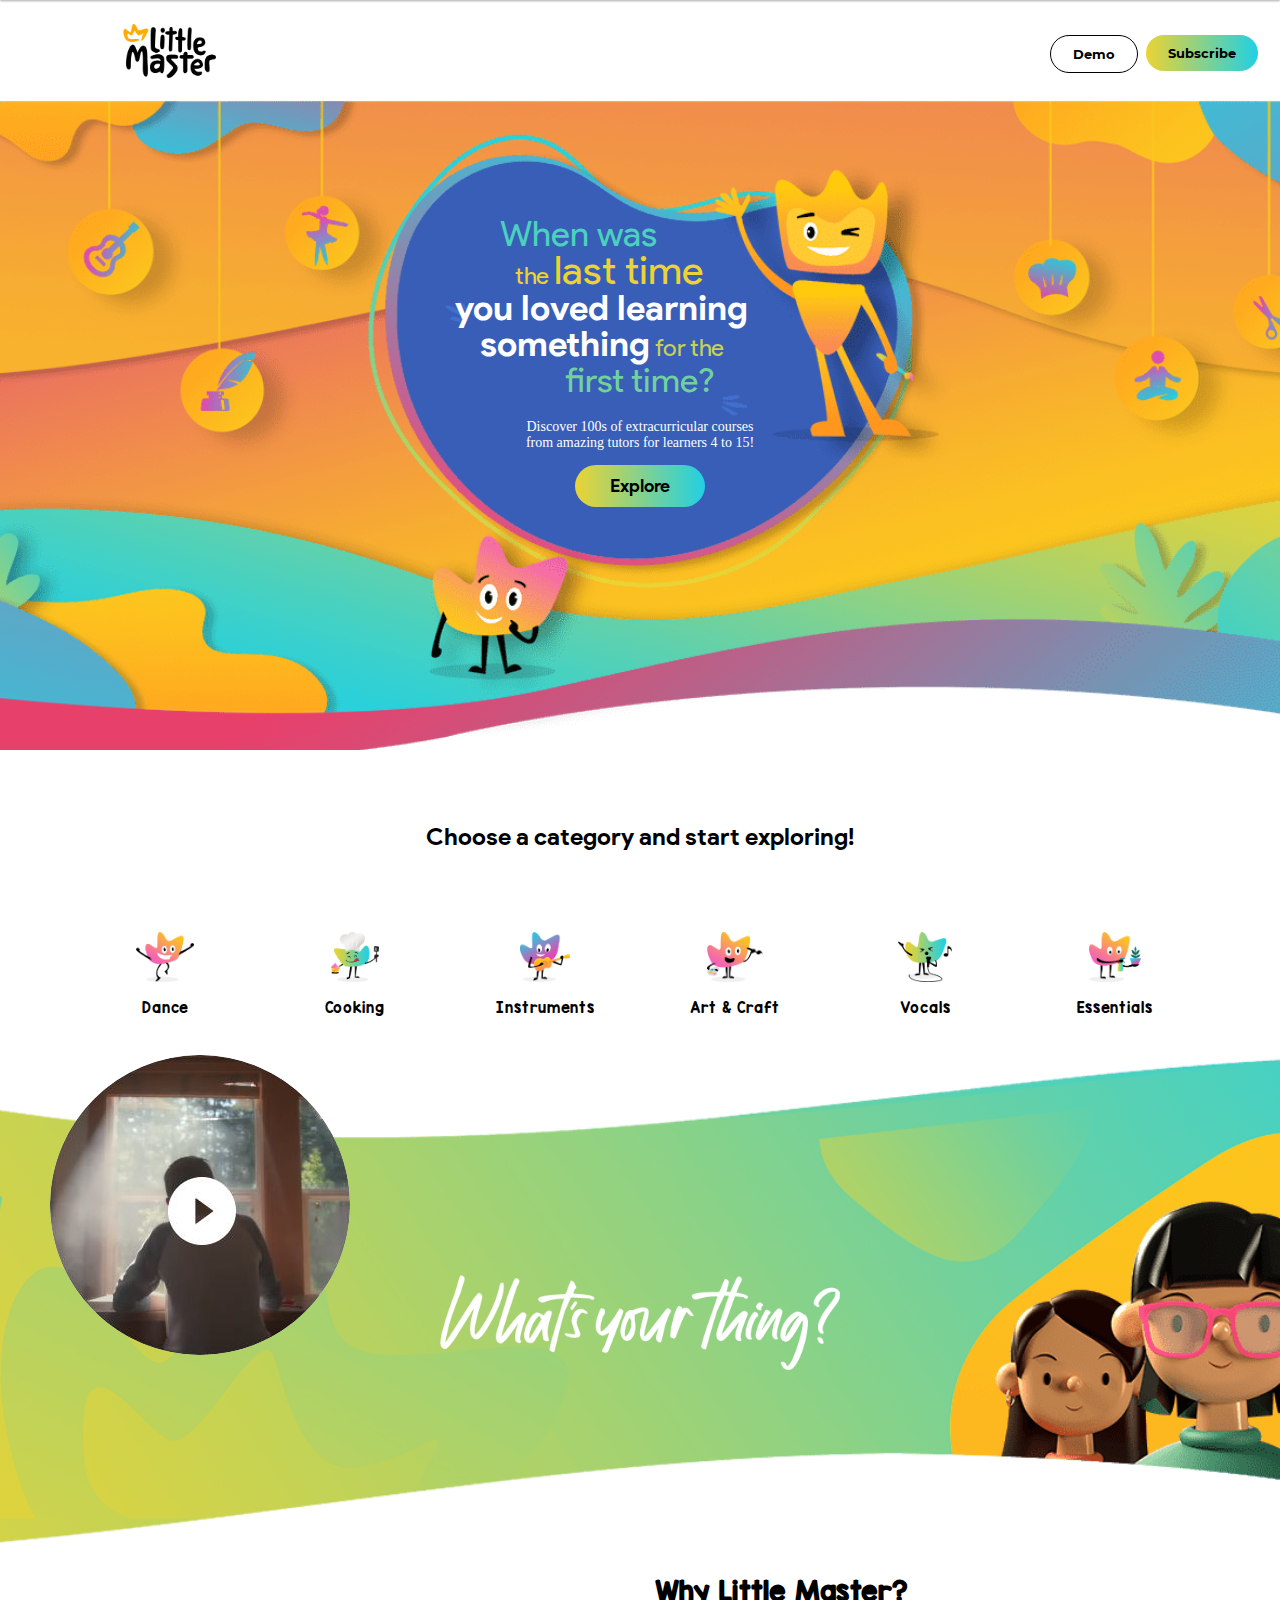
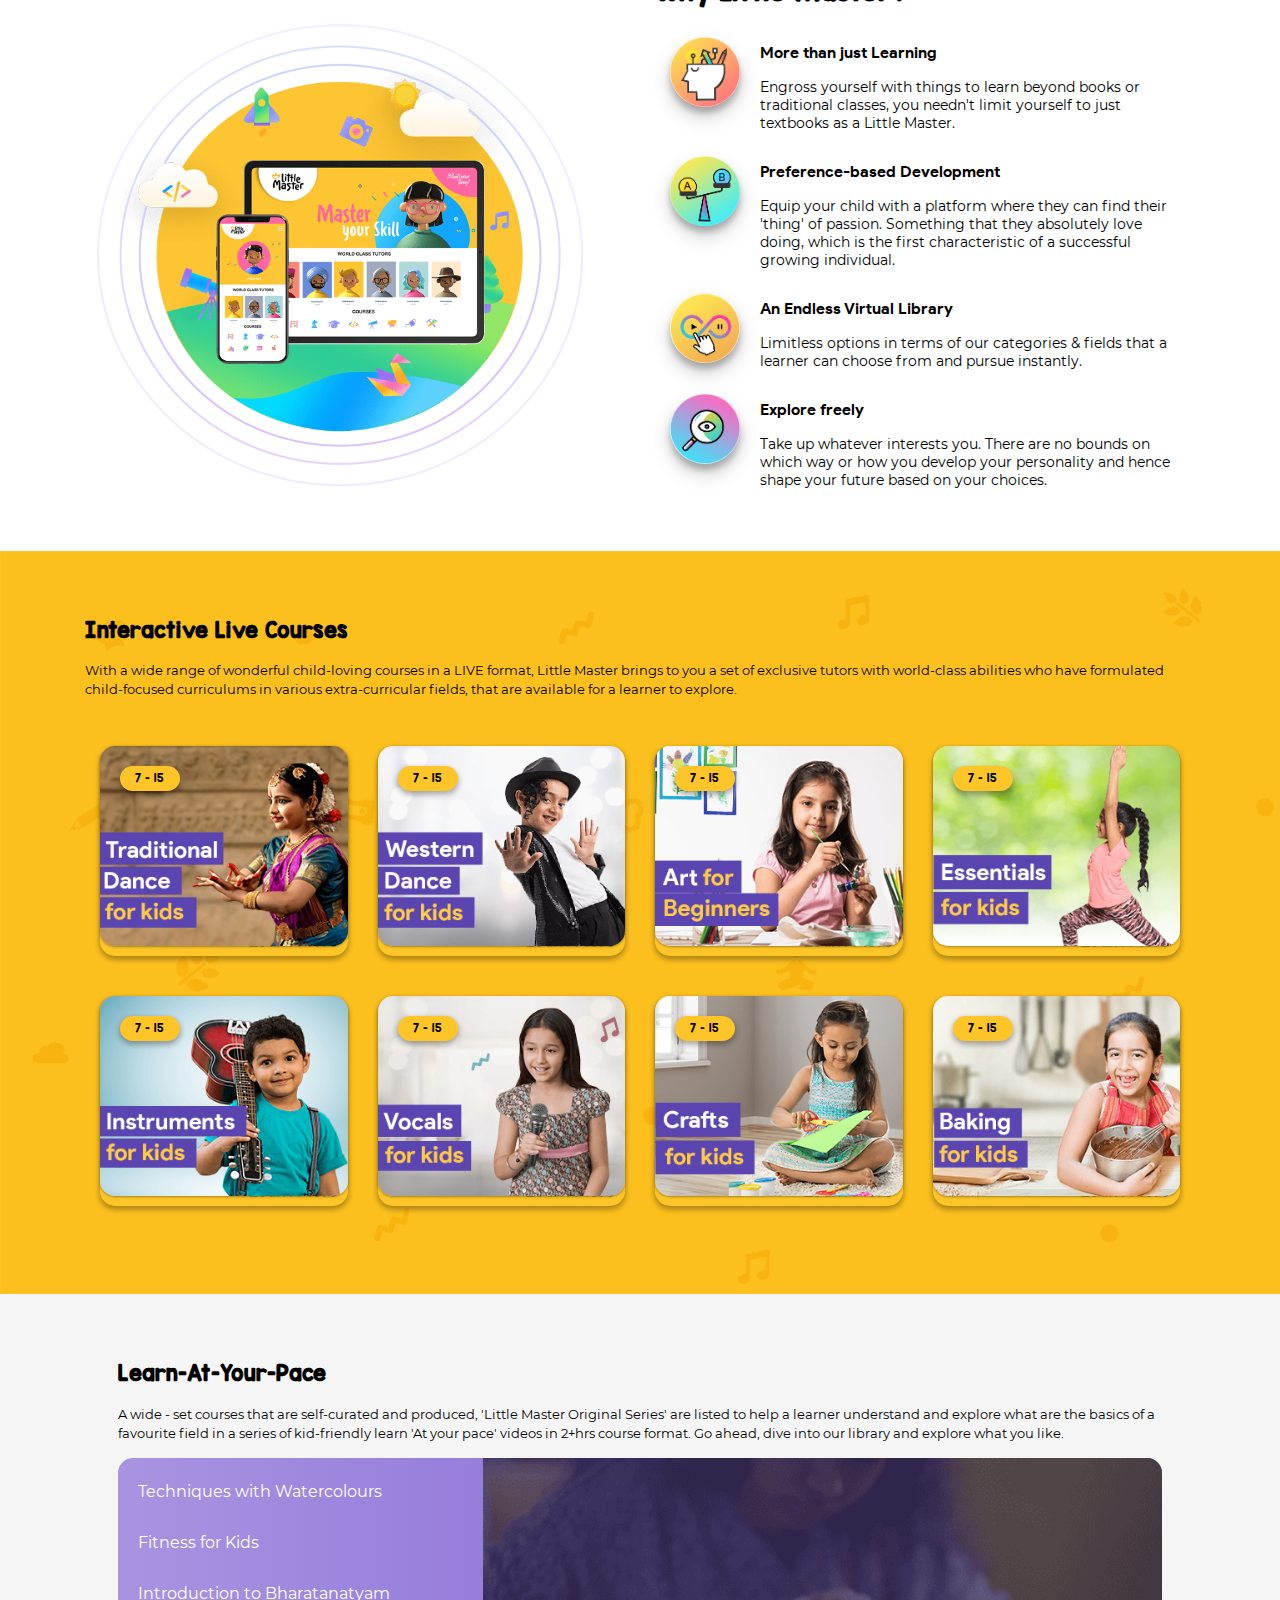
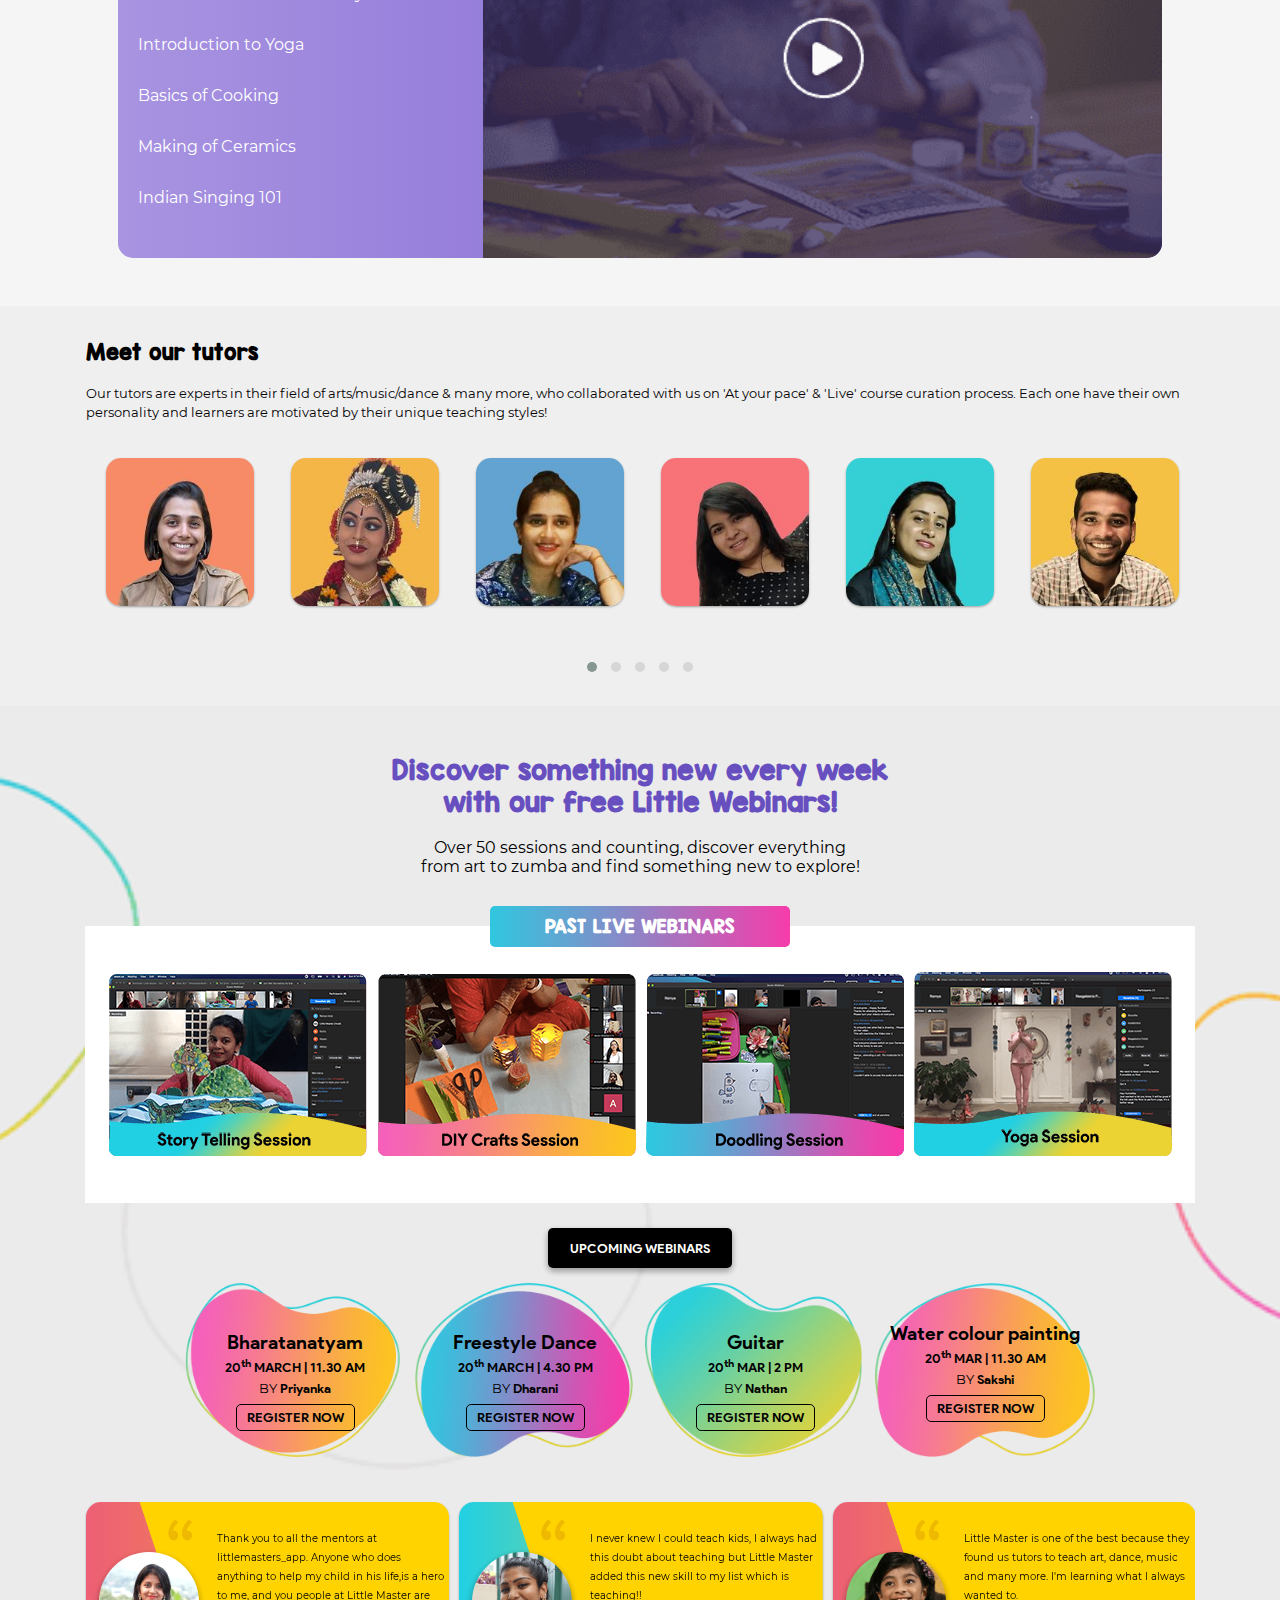
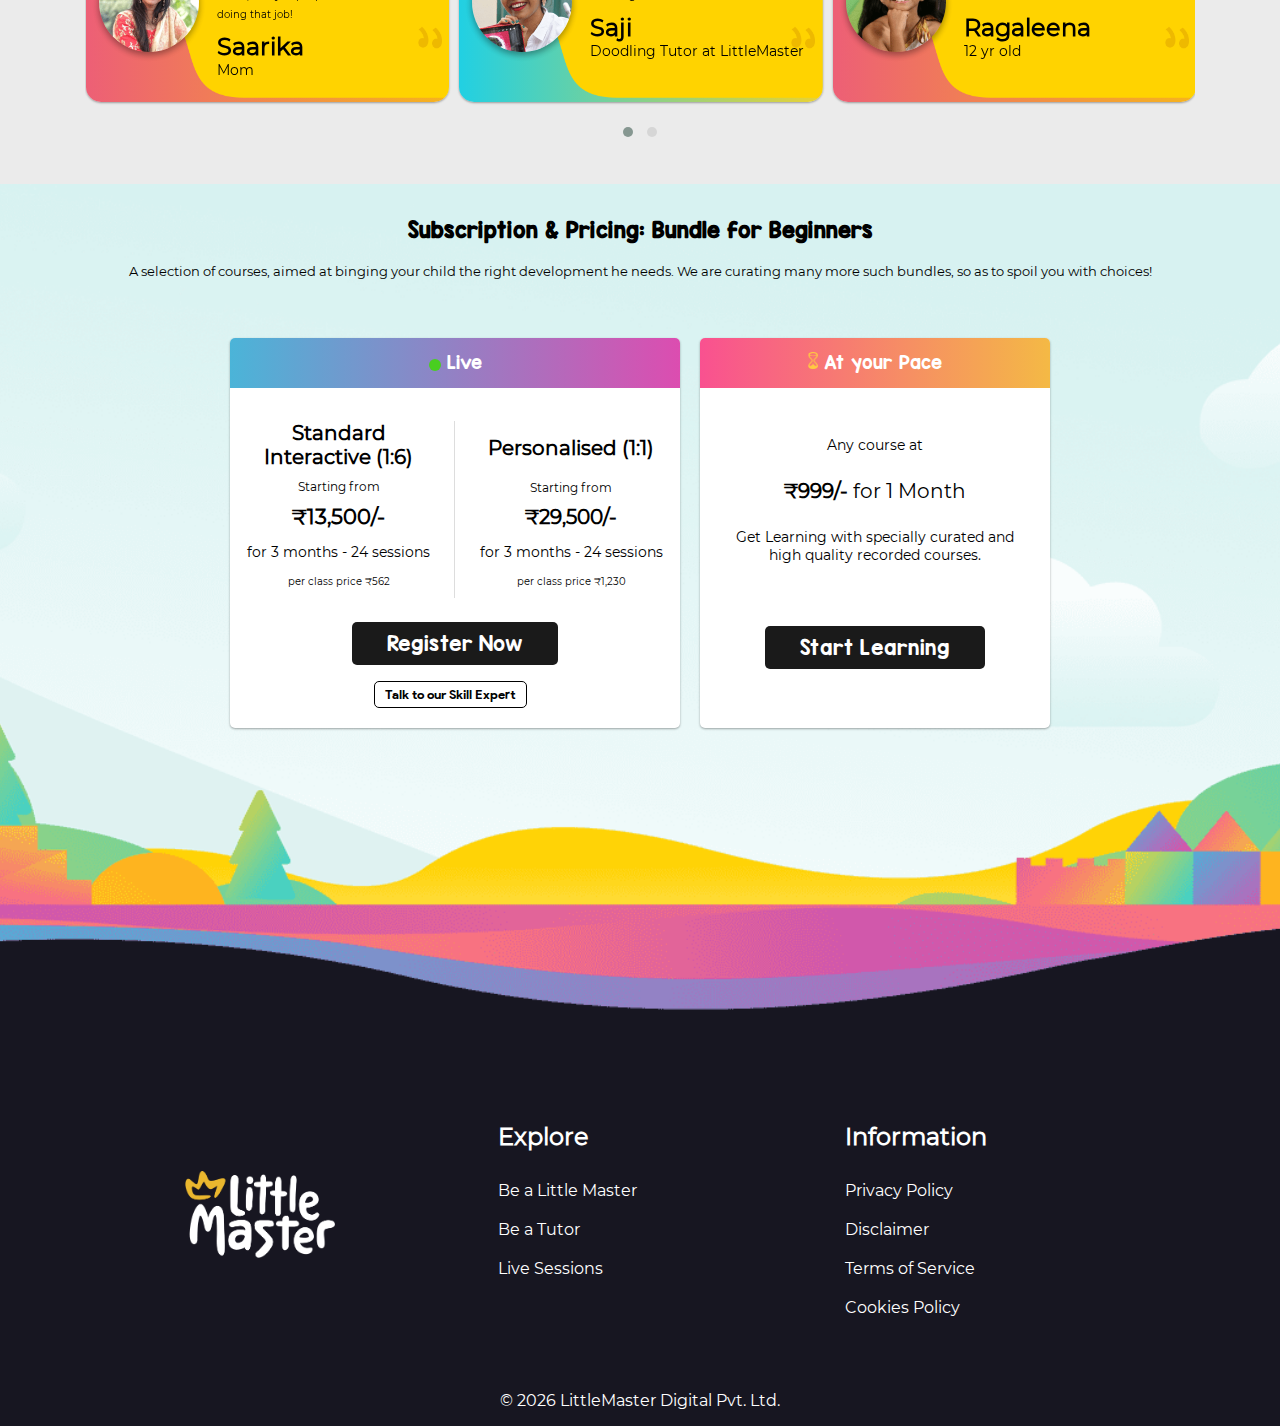
<file: index.html>
<!doctype html><html lang="en"><head><!-- Primary Meta Tags -->
<title>LittleMaster - Enabling learners 4 to 15 with multi-level extra-curricular and skill-based LIVE interactive courses curated by awesome tutors!</title>
<meta name="title" content="LittleMaster - Enabling learners 4 to 15 with multi-level extra-curricular and skill-based LIVE interactive courses curated by awesome tutors!">
<meta name="description" content="Learn arts, crafts, music, dance, and explore various essential LIVE interactive & at-your-pace courses for learners from 4-15.">

<!-- Open Graph / Facebook -->
<meta property="og:type" content="website">
<meta property="og:url" content="https://www.littlemaster.com/">
<meta property="og:title" content="LittleMaster - Enabling learners 4 to 15 with multi-level extra-curricular and skill-based LIVE interactive courses curated by awesome tutors!">
<meta property="og:description" content="Learn arts, crafts, music, dance, and explore various essential LIVE interactive & at-your-pace courses for learners from 4-15.">
<meta property="og:image" content="https://littlemaster.com/meta.png">

<!-- Twitter -->
<meta property="twitter:card" content="summary_large_image">
<meta property="twitter:url" content="https://www.littlemaster.com/">
<meta property="twitter:title" content="LittleMaster - Enabling learners 4 to 15 with multi-level extra-curricular and skill-based LIVE interactive courses curated by awesome tutors!">
<meta property="twitter:description" content="Learn arts, crafts, music, dance, and explore various essential LIVE interactive & at-your-pace courses for learners from 4-15.">
<meta property="twitter:image" content="https://littlemaster.com/meta.png"><script type="text/javascript">window.$crisp=[];window.CRISP_WEBSITE_ID="ac792019-c1ba-4a78-94bb-35a0fbff7ae2";(function(){d=document;s=d.createElement("script");s.src="https://client.crisp.chat/l.js";s.async=1;d.getElementsByTagName("head")[0].appendChild(s);})();</script>
<meta charset="utf-8"/><link rel="shortcut icon" type="image/x-icon" href="./favicon.png"><meta name="viewport" content="width=device-width,initial-scale=1"/><meta name="LittleMaster : Enabling extracurriculars for kids" content="Learn arts, crafts, music, dance, and explore various essential LIVE interactive & at-your-pace courses for learners from 4-15."/><link rel="apple-touch-icon" href="./logo192.png"/><link rel="manifest" href="./manifest.json"/><title>LittleMaster - Learn Extracurriculars and Essential Skills Online</title><link href="./static/css/2.1e0da732.chunk.css" rel="stylesheet"><link href="./static/css/main.61caecbb.chunk.css" rel="stylesheet"></head><body><noscript>You need to enable JavaScript to run this app.</noscript><div id="root"></div><script>!function(){var e,t,r=document,c=r.getElementById,m=r.createElement,a=r.getElementsByTagName,l="typef_orm_share";c.call(r,l)||((e=m.call(r,"script")).id=l,e.src="https://embed.typeform.com/embed.js",(t=a.call(r,"script")[0]).parentNode.insertBefore(e,t))}()</script><script src="https://code.jquery.com/jquery-3.2.1.slim.min.js" integrity="sha384-KJ3o2DKtIkvYIK3UENzmM7KCkRr/rE9/Qpg6aAZGJwFDMVNA/GpGFF93hXpG5KkN" crossorigin="anonymous"></script><script src="https://cdnjs.cloudflare.com/ajax/libs/popper.js/1.12.9/umd/popper.min.js" integrity="sha384-ApNbgh9B+Y1QKtv3Rn7W3mgPxhU9K/ScQsAP7hUibX39j7fakFPskvXusvfa0b4Q" crossorigin="anonymous"></script><script src="https://maxcdn.bootstrapcdn.com/bootstrap/4.0.0/js/bootstrap.min.js" integrity="sha384-JZR6Spejh4U02d8jOt6vLEHfe/JQGiRRSQQxSfFWpi1MquVdAyjUar5+76PVCmYl" crossorigin="anonymous"></script><script src="https://code.jquery.com/jquery-3.2.1.slim.min.js"></script><script>!function(e){function t(t){for(var n,l,i=t[0],a=t[1],f=t[2],c=0,s=[];c<i.length;c++)l=i[c],Object.prototype.hasOwnProperty.call(o,l)&&o[l]&&s.push(o[l][0]),o[l]=0;for(n in a)Object.prototype.hasOwnProperty.call(a,n)&&(e[n]=a[n]);for(p&&p(t);s.length;)s.shift()();return u.push.apply(u,f||[]),r()}function r(){for(var e,t=0;t<u.length;t++){for(var r=u[t],n=!0,i=1;i<r.length;i++){var a=r[i];0!==o[a]&&(n=!1)}n&&(u.splice(t--,1),e=l(l.s=r[0]))}return e}var n={},o={1:0},u=[];function l(t){if(n[t])return n[t].exports;var r=n[t]={i:t,l:!1,exports:{}};return e[t].call(r.exports,r,r.exports,l),r.l=!0,r.exports}l.m=e,l.c=n,l.d=function(e,t,r){l.o(e,t)||Object.defineProperty(e,t,{enumerable:!0,get:r})},l.r=function(e){"undefined"!=typeof Symbol&&Symbol.toStringTag&&Object.defineProperty(e,Symbol.toStringTag,{value:"Module"}),Object.defineProperty(e,"__esModule",{value:!0})},l.t=function(e,t){if(1&t&&(e=l(e)),8&t)return e;if(4&t&&"object"==typeof e&&e&&e.__esModule)return e;var r=Object.create(null);if(l.r(r),Object.defineProperty(r,"default",{enumerable:!0,value:e}),2&t&&"string"!=typeof e)for(var n in e)l.d(r,n,function(t){return e[t]}.bind(null,n));return r},l.n=function(e){var t=e&&e.__esModule?function(){return e.default}:function(){return e};return l.d(t,"a",t),t},l.o=function(e,t){return Object.prototype.hasOwnProperty.call(e,t)},l.p="./";var i=this.webpackJsonplittle_master=this.webpackJsonplittle_master||[],a=i.push.bind(i);i.push=t,i=i.slice();for(var f=0;f<i.length;f++)t(i[f]);var p=a;r()}([])</script><script src="./static/js/2.c1432dfc.chunk.js"></script><script src="./static/js/main.1e35d1d4.chunk.js"></script></body></html>
</file>
<file: static/css/main.61caecbb.chunk.css>
body {
  margin: 0;
  -webkit-font-smoothing: antialiased;
  -moz-osx-font-smoothing: grayscale;
  font-family: "Montserrat-Regular";
  font-size: 16px;
}
:root {
  --yellow: #fdc528;
  --g-ease: cubic-bezier(0.215, 0.61, 0.355, 1);
  --elevation-1: 0 1px 3px rgba(0, 0, 0, 0.12), 0 1px 2px rgba(0, 0, 0, 0.24);
  --elevation-2: 0 3px 6px rgba(0, 0, 0, 0.16), 0 3px 6px rgba(0, 0, 0, 0.23);
  --elevation-3: 0 10px 20px rgba(0, 0, 0, 0.19), 0 6px 6px rgba(0, 0, 0, 0.23);
  --elevation-4: 0 14px 28px rgba(0, 0, 0, 0.25),
    0 10px 10px rgba(0, 0, 0, 0.22);
  --elevation-5: 0 19px 38px rgba(0, 0, 0, 0.3), 0 15px 12px rgba(0, 0, 0, 0.22);
}
code {
  font-family: source-code-pro, Menlo, Monaco, Consolas, "Courier New",
    monospace;
}
.model {
  width: 100vw;
  height: 100vh;
  background-color: rgba(0, 0, 0, 0.5);
  position: fixed;
  z-index: 1001;
  top: 0;
  left: 0;
}
.model .model-container {
  text-align: center;
  position: absolute;
  width: 100%;
  height: 100vh;
  left: 0;
  top: 0;
  padding: 0 8px;
  box-sizing: border-box;
  display: flex;
  align-items: center;
}
.model .mfp-close {
  top: -40px;
  color: #fff;
  right: -6px;
  text-align: right;
  padding-right: 6px;
  width: 70vw;
  width: 30px;
  height: 30px;
  border-radius: 30px;
  float: right;
  border: none;
  outline: none;
  font-size: xx-large;
  background-color: transparent;
  line-height: 30px;
  cursor: pointer;
}
.model .model-content {
  position: relative;
  display: inline-block;
  vertical-align: middle;
  margin: 0 auto;
  text-align: center;
  z-index: 1045;
  line-height: 0;
  width: 70vw;
  height: 39.375vw;
}
.model .model-content iframe {
  display: block;
  top: 0;
  left: 0;
  width: 100%;
  height: 100%;
  box-shadow: 0 0 8px rgba(0, 0, 0, 0.6);
  background: #000;
}
@media (max-width: 599px) {
  .model .model-content {
    width: 99vw;
    height: 55.6875vw;
  }
}
@font-face {
  font-family: "KGRedHands";
  font-style: normal;
  font-weight: 400;
  src: url(../../static/media/KGRedHands.7ca5d675.woff2) format("woff2");
}
@font-face {
  font-family: "Montserrat-Regular";
  font-style: normal;
  font-weight: 400;
  src: url(../../static/media/Montserrat-Regular.c430087a.woff2) format("woff2");
}
@font-face {
  font-family: "Montserrat-Light";
  font-style: normal;
  font-weight: lighter;
  src: url(../../static/media/Montserrat-Light.5fe3abda.woff2) format("woff2");
}
@font-face {
  font-family: "Montserrat-Bold";
  font-style: normal;
  font-weight: 700;
  src: url(../../static/media/Montserrat-Bold.11263e84.woff2) format("woff2");
}
@font-face {
  font-family: "Montserrat-ExtraBold";
  font-style: normal;
  font-weight: bolder;
  src: url(../../static/media/Montserrat-ExtraBold.fb5221ab.woff2)
    format("woff2");
}
@font-face {
  font-family: "Montserrat-Black";
  font-style: normal;
  font-weight: 900;
  src: url(../../static/media/Montserrat-Black.e009dc83.woff2) format("woff2");
}
@font-face {
  font-family: "Montserrat-Medium";
  font-style: normal;
  font-weight: 500;
  src: url(../../static/media/Montserrat-Medium.214fb940.woff2) format("woff2");
}
@font-face {
  font-family: "Montserrat-Medium";
  font-style: italic;
  font-weight: 500;
  src: url(../../static/media/Montserrat-Medium.214fb940.woff2) format("woff2");
}
@font-face {
  font-family: "Montserrat-SemiBoldItalic";
  font-style: italic;
  font-weight: 600;
  src: url(../../static/media/Montserrat-SemiBoldItalic.b0a6971a.woff2)
    format("woff2");
}
@font-face {
  font-family: "Montserrat-SemiBold";
  font-style: normal;
  font-weight: 600;
  src: url(../../static/media/Montserrat-SemiBold.4bbde92d.woff2)
    format("woff2");
}
@font-face {
  font-family: "Product-Sans-Regular";
  font-style: normal;
  font-weight: 400;
  src: url(../../static/media/Product-Sans-Regular.8875a320.woff2)
    format("woff2");
}
@font-face {
  font-family: "Product-Sans-Bold";
  font-style: normal;
  font-weight: 700;
  src: url(../../static/media/Product-Sans-Bold.7bfc1a51.woff2) format("woff2");
}
@font-face {
  font-family: "Product-Sans-Bold-Italic";
  font-style: italic;
  font-weight: 700;
  src: url(../../static/media/Product-Sans-Bold-Italic.ee59b305.woff2)
    format("woff2");
}
@font-face {
  font-family: "Product-Sans-Italic";
  font-style: italic;
  font-weight: 400;
  src: url(../../static/media/Product-Sans-Italic.0592477b.woff2)
    format("woff2");
}
a {
  text-decoration: none;
  color: #000;
}
.banner {
  background-image: url(../../static/media/bg_banner.42400299.png);
  background-size: cover;
  background-position: bottom;
  width: 100vw;
  height: 650px;
}
.banner .caption-container {
  width: 350px;
  margin: auto;
  height: 500px;
  padding-top: 100px;
  padding-left: 0;
  text-align: center;
}
.banner .caption-container h3 {
  line-height: 30px;
  text-align: left;
}
.banner .caption-container h3 .st1 {
  color: #4bd1be;
  font-size: 35px;
  font-family: "Product-Sans-Regular";
  font-weight: 100;
  margin-left: 35px;
}
.banner .caption-container h3 .st2 {
  color: #ebd333;
  font-size: 24px;
  font-family: "Product-Sans-Regular";
  font-weight: 100;
  margin-left: 50px;
}
.banner .caption-container h3 .st3 {
  color: #ebd333;
  font-size: 40px;
  font-family: "Product-Sans-Regular";
  font-weight: 100;
}
.banner .caption-container h3 .st4 {
  color: #fff;
  font-size: 35px;
  font-family: "Product-Sans-Bold";
  margin-left: 15px;
}
.banner .caption-container h3 .st4.t1 {
  margin-left: -10px !important;
}
.banner .caption-container h3 .st5 {
  color: #c5d254;
  font-size: 24px;
  font-family: "Product-Sans-Regular";
  font-weight: 100;
}
.banner .caption-container h3 .st6 {
  color: #71d19d;
  font-size: 34px;
  font-family: "Product-Sans-Regular";
  margin-left: 100px;
  font-weight: 100;
}
.banner .caption-container p.small {
  width: 250px;
  text-align: center;
  margin-left: 50px;
  color: #fff;
  font-size: 14px;
  font-family: "Produsct-Sans-Regular";
}

.btn-skill{
    position: relative;
    left: 32%;
    width: fit-content;
    padding: 5px 10px;
    border-radius: 5px;
    border: 1px solid #000;
    background-color: transparent;
    outline: none;
    cursor: pointer;
    font-family: "Product-Sans-Bold";
    font-size: 13px;
    margin-top: 10px;
}
.btn-skill:hover{
    transition: all 0.51s var(--g-ease);
    background-color: #242B2E;
    color: #fff;
    box-shadow: var(--elevation-2);
}
.btn-buy {
  padding: 10px 35px;
  border-radius: 500px;
  background-image: linear-gradient(90deg, #ebd333 0, #21d0e3);
  outline: none;
  border: none;
  cursor: pointer;
  font-family: "Product-Sans-Bold";
  transition: all 0.51s var(--g-ease);
  font-size: large;
}
.btn-buy:hover {
  box-shadow: var(--elevation-2);
}
.block-4 {
  background-color: #fff;
}
.block-4 .r1 {
  height: 500px;
  background-size: contain;
  background-repeat: no-repeat;
}
.block-4 .r1 p {
  font-family: "KGRedHands";
  font-size: 24px;
  width: 200px;
  height: 200px;
  margin-left: 160px;
  margin-top: 200px;
}
.block-4 .r1.block4Img {
  display: flex;
  justify-content: center;
  align-items: center;
}
.block-4 .r1.block4Img img {
  width: 90%;
  margin-left: -30px;
  margin-top: 100px;
}
.block-4 .r2 h2 {
  font-family: "KGRedHands";
  font-size: 24px;
}
.block-4 .r2 .content h3 {
  font-size: 16px;
  font-family: "Product-Sans-Bold";
}
.block-4 .r2 .content p {
  font-size: 14px;
}
.block-4 .r2 .img-circle {
  width: 70px;
  height: 70px;
  border-radius: 50px;
  box-shadow: var(--elevation-3);
  margin-top: 10px;
}
.block-4 .r2 .img-circle img {
  width: 100%;
  height: 100%;
}
@media (max-width: 599px) {
  .block-4 .r1.block4Img {
    height: 250px;
  }
  .block-4 .r1.block4Img img {
    margin-top: -80px;
  }
  .block-4 .r2 .img-circle {
    width: 30px;
    height: 30px;
  }
}
.block-5 {
  background-image: url(../../static/media/bg_interactive.78fb46f4.png);
  background-size: cover;
  background-repeat: no-repeat;
}
.block-5 h3 {
  font-family: "KGRedHands";
}
.block-5 .card {
  position: relative;
  width: 100%;
  height: 250px;
  cursor: pointer;
}
.block-5 .card .badge {
  position: absolute;
  top: 20px;
  left: 20px;
  background-color: var(--yellow);
  width: 60px;
  height: 25px;
  border-radius: 25px;
  z-index: 2;
  box-shadow: var(--elevation-2);
  text-align: center;
}
.block-5 .card .badge p {
  font-family: "KGRedHands";
  font-size: x-small;
  margin-top: 5px;
}
.block-5 .card .upper {
  width: 100%;
  height: 200px;
  border-radius: 15px;
  position: absolute;
  z-index: 1;
  box-shadow: var(--elevation-1);
  background-size: cover;
  background-position: 50%;
}
.block-5 .card .upper h4,
.block-5 .card .upper h5 {
  text-align: center;
  margin-top: 70px;
  color: #fff;
  font-size: 26px;
  font-family: "KGRedHands";
}
.block-5 .card .upper h5 {
  margin-top: -30px;
  color: var(--yellow);
}
.block-5 .card .lower {
  background-color: var(--yellow);
  width: 100%;
  height: 210px;
  border-radius: 15px;
  position: absolute;
  z-index: 0;
  transform: translateY(0);
  transition: all 0.51s var(--g-ease);
  box-shadow: var(--elevation-2);
}
.block-5 .card .lower p {
  position: absolute;
  bottom: -10px;
  right: 10px;
}
.block-5 .card:hover .lower {
  transform: translateY(20px);
}
.block-6 {
  background-color: #f5f5f5;
}
.block-6 h3 {
  font-family: "KGRedHands";
}
.block-6 .video-board {
  width: 100%;
  height: 400px;
  border-radius: 15px;
  background-image: linear-gradient(90deg, #a894e1 0, #7455cf);
}
.block-6 .video-board .r1 {
  float: left;
  width: 35%;
}
.block-6 .video-board .r1 ul {
  -webkit-margin-before: 0;
  margin-block-start: 0;
  -webkit-margin-after: 0;
  margin-block-end: 0;
  padding: 0;
}
.block-6 .video-board .r1 ul li {
  height: 35px;
  list-style: none;
  padding-left: 20px;
  cursor: pointer;
}
.block-6 .video-board .r1 ul li p {
  color: #fff;
  line-height: 35px;
}
.block-6 .video-board .r1 ul li:hover {
  background-image: linear-gradient(90deg, rgba(0, 0, 0, 0.6) 0, transparent);
}
.block-6 .video-board .r2 {
  width: 65%;
  height: 100%;
  display: inline-block;
  background-size: cover;
  background-repeat: no-repeat;
  background-position: 50%;
  overflow: hidden;
  border-top-right-radius: 15px;
  border-bottom-right-radius: 15px;
  transition: all 0.51s var(--g-ease);
  cursor: pointer;
}
.block-6 .card-list {
  position: relative;
}
.block-6 .card-list .title {
  width: 100%;
  height: 30px;
  border-top-left-radius: 5px;
  border-top-right-radius: 5px;
}
.block-6 .card-list .title p {
  color: #fff;
  font-family: "KGRedHands";
  text-align: center;
  line-height: 30px;
}
.block-6 .card-list .col-lg-4:first-child .title {
  background-image: linear-gradient(90deg, #4bb4d8 0, #dc4db0);
}
.block-6 .card-list .col-lg-4:nth-child(2) .title {
  background-image: linear-gradient(90deg, #f95190 0, #f4b945);
}
.block-6 .card-list .col-lg-4:nth-child(3) .title {
  background-image: linear-gradient(90deg, #d4d347 0, #38d0ce);
}
.block-6 .card-list .content {
  width: 100%;
  height: 90px;
  border-bottom-left-radius: 10px;
  border-bottom-right-radius: 10px;
  background-color: #efefef;
  z-index: 0;
  font-size: 14px;
}
@media (max-width: 599px) {
  .block-6 .video-board .r1 {
    width: 100%;
  }
  .block-6 .video-board .r2 {
    display: none;
  }
}
.block-7 {
  background-color: #efefef;
  min-height: 400px;
}
.block-7 h3 {
  font-family: "KGRedHands";
}
.block-7 .tutor-list {
  width: 100%;
}
.block-7 .tutor-list .item {
  margin: 10px;
  width: 150px;
  height: 150px;
  list-style: none;
  display: inline-block;
}
.block-7 .tutor-list .item img {
  width: 100%;
  height: 100%;
}
.block-7 .tutor-list.desk-tuts {
  display: block;
}
.block-7 .tutor-list.mobile-tuts {
  display: none;
}
.block-7 .flip-card {
  background-color: transparent;
  width: 150px;
  height: 150px;
  border: 1px solid #f1f1f1;
  perspective: 1000px;
  margin: 20px 20px 40px;
}
.block-7 .flip-card-inner {
  position: relative;
  width: 100%;
  height: 100%;
  text-align: center;
  transition: transform 0.8s;
  transform-style: preserve-3d;
}
.block-7 .flip-card:hover .flip-card-inner {
  transform: rotateY(180deg);
}
.block-7 .flip-card-back,
.block-7 .flip-card-front {
  position: absolute;
  width: 100%;
  height: 100%;
  -webkit-backface-visibility: hidden;
  backface-visibility: hidden;
  box-shadow: var(--elevation-1);
}
.block-7 .flip-card-back img,
.block-7 .flip-card-front img {
  width: 100%;
  height: 100%;
  border-radius: 15px;
}
.block-7 .flip-card-front {
  border-radius: 15px;
  color: #000;
}
.block-7 .flip-card-back {
  border: 5px solid #fff;
  border-radius: 15px;
  color: #fff;
  transform: rotateY(180deg);
  box-shadow: var(--elevation-3);
  padding: 2px;
}
.block-7 .flip-card-back h4 {
  margin: 6px 0;
}
.block-7 .flip-card-back p {
  margin: 5px 0;
}
@media (max-width: 599px) {
  .block-7 .tutor-list {
    margin-left: 0;
  }
  .block-7 .tutor-list.desk-tuts {
    display: none;
  }
  .block-7 .tutor-list.mobile-tuts {
    display: block;
  }
}
.block-8 {
  background-image: url(../../static/media/bg_live_sessions.280b6ed2.png);
  background-size: cover;
  background-repeat: no-repeat;
  background-position: 50%;
}
.block-8 .r1 {
  width: 100vw;
  text-align: center;
}
.block-8 .r1 .past-live {
  background-color: #fff;
  margin-top: 50px;
}
.block-8 .r1 .past-live h3 {
  background-image: linear-gradient(90deg, #30c7df 0, #f63caa);
  padding: 10px 22px;
  border-radius: 5px;
  color: #fff;
  font-size: medium;
  max-width: 300px;
  margin: auto;
  transform: translateY(-20px);
}
.block-8 .r1 .past-live ul {
  margin: 0;
  padding: 0;
}
.block-8 .r1 .past-live ul li {
  list-style: none;
  display: inline-block;
  margin: 5px;
  cursor: pointer;
}
.block-8 .r1 .past-live .btn-lm {
  padding: 10px 15px;
  border-radius: 5px;
  border: 1px solid #000;
  background-color: transparent;
  outline: none;
  cursor: pointer;
  font-family: "Product-Sans-Bold";
  margin: 20px 0;
}
.block-8 .r1 .upcoming {
  margin-top: 25px;
}
.block-8 .r1 .upcoming .btn-upb {
  background-color: #000;
  border-radius: 5px;
  padding: 12px 22px;
  outline: none;
  cursor: pointer;
  font-family: "Product-Sans-Bold";
  color: #fff;
  border: none;
  box-shadow: var(--elevation-2);
}
.block-8 .r1 .upcoming ul {
  margin: 10px 0 40px;
  padding: 0;
}
.block-8 .r1 .upcoming ul li {
  width: 220px;
  height: 174px;
  display: inline-block;
  margin: 5px;
  background-size: contain;
  background-repeat: no-repeat;
}
.block-8 .r1 .upcoming ul li:first-child {
  background-image: url(../../static/media/us1.ce2080ce.png);
}
.block-8 .r1 .upcoming ul li:nth-child(2) {
  background-image: url(../../static/media/us2.b314b77a.png);
}
.block-8 .r1 .upcoming ul li:nth-child(3) {
  background-image: url(../../static/media/us3.0e2bc8ea.png);
}
.block-8 .r1 .upcoming ul li:nth-child(4) {
  background-image: url(../../static/media/us4.3520aa92.png);
}
.block-8 .r1 .upcoming ul li p {
  margin: 0 0 2px;
}
.block-8 .r1 .upcoming ul li p.title {
  font-size: larger;
  font-family: "Product-Sans-Bold";
}
.block-8 .r1 .upcoming ul li p b {
  font-family: "Product-Sans-Bold";
}
.block-8 .r1 .upcoming ul .btn-rn {
  padding: 5px 10px;
  border-radius: 5px;
  border: 1px solid #000;
  background-color: transparent;
  outline: none;
  cursor: pointer;
  font-family: "Product-Sans-Bold";
  font-size: 13px;
  margin-top: 5px;
}
.block-8 .r1 h3 {
  font-family: "KGRedHands";
  color: #684fc0;
  font-size: 24px;
  max-width: 500px;
  margin: auto;
}
.block-8 .r1 p {
  font-size: 16px;
  max-width: 450px;
  margin: 20px auto auto;
}
.block-8 .r1 .btn-login,
.block-8 .r1 .btn-signup {
  color: #000;
  font-family: "Montserrat-Bold";
  outline: none;
  border: none;
  border-radius: 500px;
  padding: 10px 22px;
  transition: all 0.51s var(--g-ease);
  background-color: #fff;
  cursor: pointer;
}
.block-8 .r1 .btn-login:hover,
.block-8 .r1 .btn-signup:hover {
  opacity: 0.7;
  background-color: #f5f5f5;
  box-shadow: var(--elevation-1);
}
.block-8 .r1 .btn-login {
  border: 1px solid #000;
}
.block-8 .skill-list {
  width: 100%;
  text-align: center;
}
.block-8 .skill-list ul {
  padding: 0;
  margin: 0;
}
.block-8 .skill-list ul li {
  display: inline-block;
  width: 100px;
  height: 100px;
  margin: 10px 40px;
  list-style: none;
}
.block-8 .skill-list ul li img {
  width: 100%;
}
.block-8 .reviews .item {
  width: 100%;
  height: 200px;
  margin-bottom: 10px;
  background-size: 100% 100%;
  background-repeat: no-repeat;
  border-radius: 15px;
  box-shadow: var(--elevation-1);
}
.block-8 .reviews .item.even {
  background-image: url([data-uri]),
    linear-gradient(90deg, #ed5f76 0, #f6b41d);
}
.block-8 .reviews .item.odd {
  background-image: url([data-uri]),
    linear-gradient(90deg, #21d0e3 0, #ebd233);
}
.block-8 .reviews .item .parentTitle {
  height: 100%;
}
.block-8 .reviews .item .parentTitle .avatar {
  width: 100px;
  height: 100px;
  border-radius: 50px;
  box-shadow: var(--elevation-2);
  margin-right: -25px;
}
.block-8 .reviews .item .parentTitle .content {
  padding-top: 25px;
  padding-right: 20px;
  padding-left: 15px;
}
.block-8 .reviews .item .parentTitle .content small {
  font-size: 10px;
}
.block-8 .reviews .item .parentTitle .content h2,
.block-8 .reviews .item .parentTitle .content p {
  padding: 0;
  margin: 0;
}
.block-8 .reviews .item .parentTitle .content h2 {
  margin-top: 10px;
}
.block-8 .reviews .item .parentTitle .content p {
  font-size: 14px;
}
@media (max-width: 599px) {
  .block-8 .r1 {
    background-image: none;
  }
}
.block-9 {
  width: 100vw;
  background-image: url(../../static/media/footer_bg.f4fdb3de.png);
  background-repeat: no-repeat;
  background-size: cover;
  background-position: 50%;
  text-align: center;
  padding-bottom: 300px;
}
.block-9 h3 {
  font-family: "KGRedHands";
}
.block-9 .plans-list ul {
  margin: 0;
  padding: 0;
}
.block-9 .plans-list ul li {
  display: inline-block;
  list-style: none;
  margin: 10px;
}
.block-9 .plans-list ul li .card {
  width: 350px;
  padding-bottom: 15px;
  max-width: calc(100vw - 40px);
  min-height: 390px;
  background-color: #fff;
  border-radius: 5px;
  overflow: hidden;
  box-shadow: var(--elevation-1);
  transition: all 0.51s var(--g-ease);
}
.block-9 .plans-list ul li .card:hover {
  box-shadow: var(--elevation-2);
}
.block-9 .plans-list ul li .card .title {
  width: 100%;
  height: 50px;
}
.block-9 .plans-list ul li .card .title p {
  line-height: 50px;
  font-family: "KGRedHands";
  text-align: center;
  color: #fff;
  margin: 0;
}
.block-9 .plans-list ul li .card .content {
  margin-top: 25px;
}
.block-9 .plans-list ul li .card .content p {
  max-width: 300px;
}
.block-9 .plans-list ul li .card .btn-buy-sub {
  padding: 10px 35px;
  border-radius: 5px;
  color: #fff;
  background-color: #1a1a1a;
  outline: none;
  border: none;
  cursor: pointer;
  font-family: "KGRedHands";
  font-size: large;
  transition: all 0.51s var(--g-ease);
}
.btn-buy-sub-2{
margin-top: 50px !important;
padding: 10px 35px;
border-radius: 5px;
color: #fff;
background-color: #1a1a1a;
outline: none;
border: none;
cursor: pointer;
font-family: "KGRedHands";
font-size: large;
transition: all 0.51s var(--g-ease);
}
.block-9 .plans-list ul li .card .btn-buy-sub:hover {
  box-shadow: var(--elevation-2);
}
.block-9 .plans-list ul li .card.live .title p span {
  width: 20px;
  height: 20px;
  background-color: #49ce20;
  border-radius: 20px;
  font-size: 9px;
}
.block-9 .plans-list ul li:first-child,
.block-9 .plans-list ul li:first-child .card {
  width: 450px;
  max-width: 90vw;
}
.block-9 .plans-list ul li:first-child .card .title {
  background-image: linear-gradient(90deg, #4bb4d8 0, #dc4db0);
}
.block-9 .plans-list ul li:first-child .card .r1 {
  border-right: 1px solid hsla(0, 0%, 50.2%, 0.267);
}
.block-9 .plans-list ul li:first-child .card .content p {
  font-size: 14px;
}
.block-9 .plans-list ul li:first-child .card .content .p1 {
  width: 100px;
  font-weight: bolder;
  font-size: 24px;
  margin: auto;
  font-family: "Product-Sans-Bold";
}
.block-9 .plans-list ul li:first-child .card .content .p2 {
  font-size: 20px;
  margin: 10px auto;
}
.block-9 .plans-list ul li:first-child .card .content .strikethrough {
  position: relative;
}
.block-9 .plans-list ul li:first-child .card .content .strikethrough:before {
  position: absolute;
  content: "";
  left: 0;
  top: 50%;
  right: 0;
  border-color: currentcolor #ed3636 #ed3636;
  border-top: 3px solid #ed3636;
  border-radius: 5px;
  transform: rotate(-5deg);
}
.block-9 .plans-list ul li:nth-child(2) .card .title {
  background-image: linear-gradient(90deg, #f95190 0, #f4b945);
}
.block-9 .plans-list ul li:nth-child(2) .card .content {
  margin-top: 25px;
}
.block-9 .plans-list ul li:nth-child(2) .card .content p {
  font-size: 14px;
  margin: 10px auto 4px;
  padding-top: 5px;
}
.block-9 .plans-list ul li:nth-child(2) .card .content .p1 {
  width: 100px;
  font-weight: bolder;
  font-size: 24px;
  margin: auto;
  font-family: "Product-Sans-Bold";
}
.block-9 .plans-list ul li:nth-child(2) .card .content .p2 {
  font-size: 20px;
  margin: 10px auto;
  padding-top: 15px;
  padding-bottom: 10px;
}
.block-9 .plans-list ul li:nth-child(2) .card .content .strikethrough {
  position: relative;
}
.block-9 .plans-list ul li:nth-child(2) .card .content .strikethrough:before {
  position: absolute;
  content: "";
  left: 0;
  top: 50%;
  right: 0;
  border-color: currentcolor #ed3636 #ed3636;
  border-top: 3px solid #ed3636;
  border-radius: 5px;
  transform: rotate(-5deg);
}
.block-9 .plans-list ul li:nth-child(3) .card .title {
  background-image: linear-gradient(90deg, #d4d347 0, #38d0ce);
}
.block-9 .plans-list ul li:nth-child(3) .card .content {
  color: #224a81;
}
.block-9 .plans-list ul li:nth-child(4) .card .title {
  background-image: linear-gradient(90deg, #cd55af 0, #fe797b);
}
.block-9 .plans-list ul li:nth-child(4) .card .content {
  color: #228178;
}
.categories {
  width: 100vw;
}
.categories h3 {
  font-family: "Product-Sans-Bold";
  font-size: 24px;
  text-align: center;
}
.categories .category {
  width: 140px;
  height: 140px;
  text-align: center;
  background-color: #fff;
  padding-top: 25px;
  border-radius: 140px;
  overflow: hidden;
  cursor: pointer;
  transform: translateY(0);
  transition: all 0.51s var(--g-ease);
  box-shadow: none;
}
.categories .category:hover {
  box-shadow: var(--elevation-2);
  transform: translateY(-5px);
  background-color: #fdfdfd;
}
.categories .category .category-img img {
  height: 50px;
}
.categories .category .category-label p {
  font-family: "KGRedHands";
  font-size: small;
}
.footer {
  background-color: #171621;
  width: 100vw;
  color: #fff;
  position: relative;
}
.footer h3 {
  font-weight: 900;
}
.footer a {
  color: #fff;
  text-decoration: none;
}
.footer ul {
  margin: 0;
  padding: 0;
}
.footer ul li {
  list-style: none;
  padding: 10px 0;
}
.footer .logo {
  display: flex;
  justify-content: center;
  align-items: center;
}
.footer .logo img {
  width: 100%;
  max-width: 150px;
}
.footer .band {
  text-align: center;
}
.header {
  height: 100px;
  background-color: #fff;
  box-shadow: var(--elevation-1);
  width: 100%;
  transition: all 0.51s var(--g-ease);
}
.header.fixed-show {
  position: fixed;
  top: 0;
  left: 0;
  z-index: 1000;
}
.header.fixed-hide {
  position: fixed;
  top: -100px;
  left: 0;
  z-index: 1000;
}
.header img {
  height: 70px;
  width: auto;
}
.header .left,
.header .rigth {
  width: 100px;
  display: inline-block;
}
.header .left {
  padding-left: 100px;
}
.header .rigth {
  width: 200px;
  float: right;
  
}
.header .btn-login,
.header .btn-signup,
.header .btn-subs {
  color: #000;
  font-family: "Montserrat-Bold";
  outline: none;
  border: none;
  border-radius: 500px;
  padding: 10px 22px;
  transition: all 0.51s var(--g-ease);
  background-color: #fff;
  cursor: pointer;
}
.header .btn-login:hover,
.header .btn-signup:hover,
.header .btn-subs:hover {
  opacity: 0.7;
  background-color: #f5f5f5;
  box-shadow: var(--elevation-1);
}
.header .btn-login {
  border: 1px solid #000;
}
.header .btn-subs {
  background-image: linear-gradient(90deg, #ebd333 0, #21d0e3);
}
@media (max-width: 599px) {
  .header .left {
    padding-left: 5px;
  }
  .header .rigth {
    width: 220px;
    padding-left: 60px;
  }
  .header .btn-login,
  .header .btn-signup,
  .header .btn-subs {
    padding: 10px;
  }
}
.your-thing {
  background-image: url(../../static/media/your_thing_bg.559ee16d.png);
  background-size: cover;
  background-position: top;
  background-repeat: no-repeat;
  height: 500px;
  width: 100vw;
  position: relative;
}
.your-thing .whats {
  width: 400px;
  margin: auto;
  padding-top: 220px;
  max-width: 80vw;
}
.your-thing .whats img {
  width: 100%;
  height: auto;
}
.your-thing .vid-btn {
  background-image: url(../../static/media/yt_bg_image.87467c8d.jpeg);
  width: 300px;
  height: 300px;
  background-repeat: no-repeat;
  background-size: 100%;
  background-position: 50%;
  border-radius: 300px;
  position: absolute;
  top: 0;
  left: 50px;
  z-index: 1;
  cursor: pointer;
  box-shadow: none;
  transform: translateY(0);
  transition: all 0.51s var(--g-ease);
}
.your-thing .vid-btn:hover {
  background-size: 120%;
  box-sizing: var(--elevation-2);
  transform: translateY(-5px);
}
@media (max-width: 599px) {
  .your-thing .vid-btn {
    width: 200px;
    height: 200px;
    left: calc(50vw - 100px);
  }
  .your-thing .model .model-content {
    width: 99vw;
    height: 55.6875vw;
  }
}
.home-page p {
  font-family: "Montserrat-Regular";
  font-weight: 400;
}
/*# sourceMappingURL=main.61caecbb.chunk.css.map */
</file>
